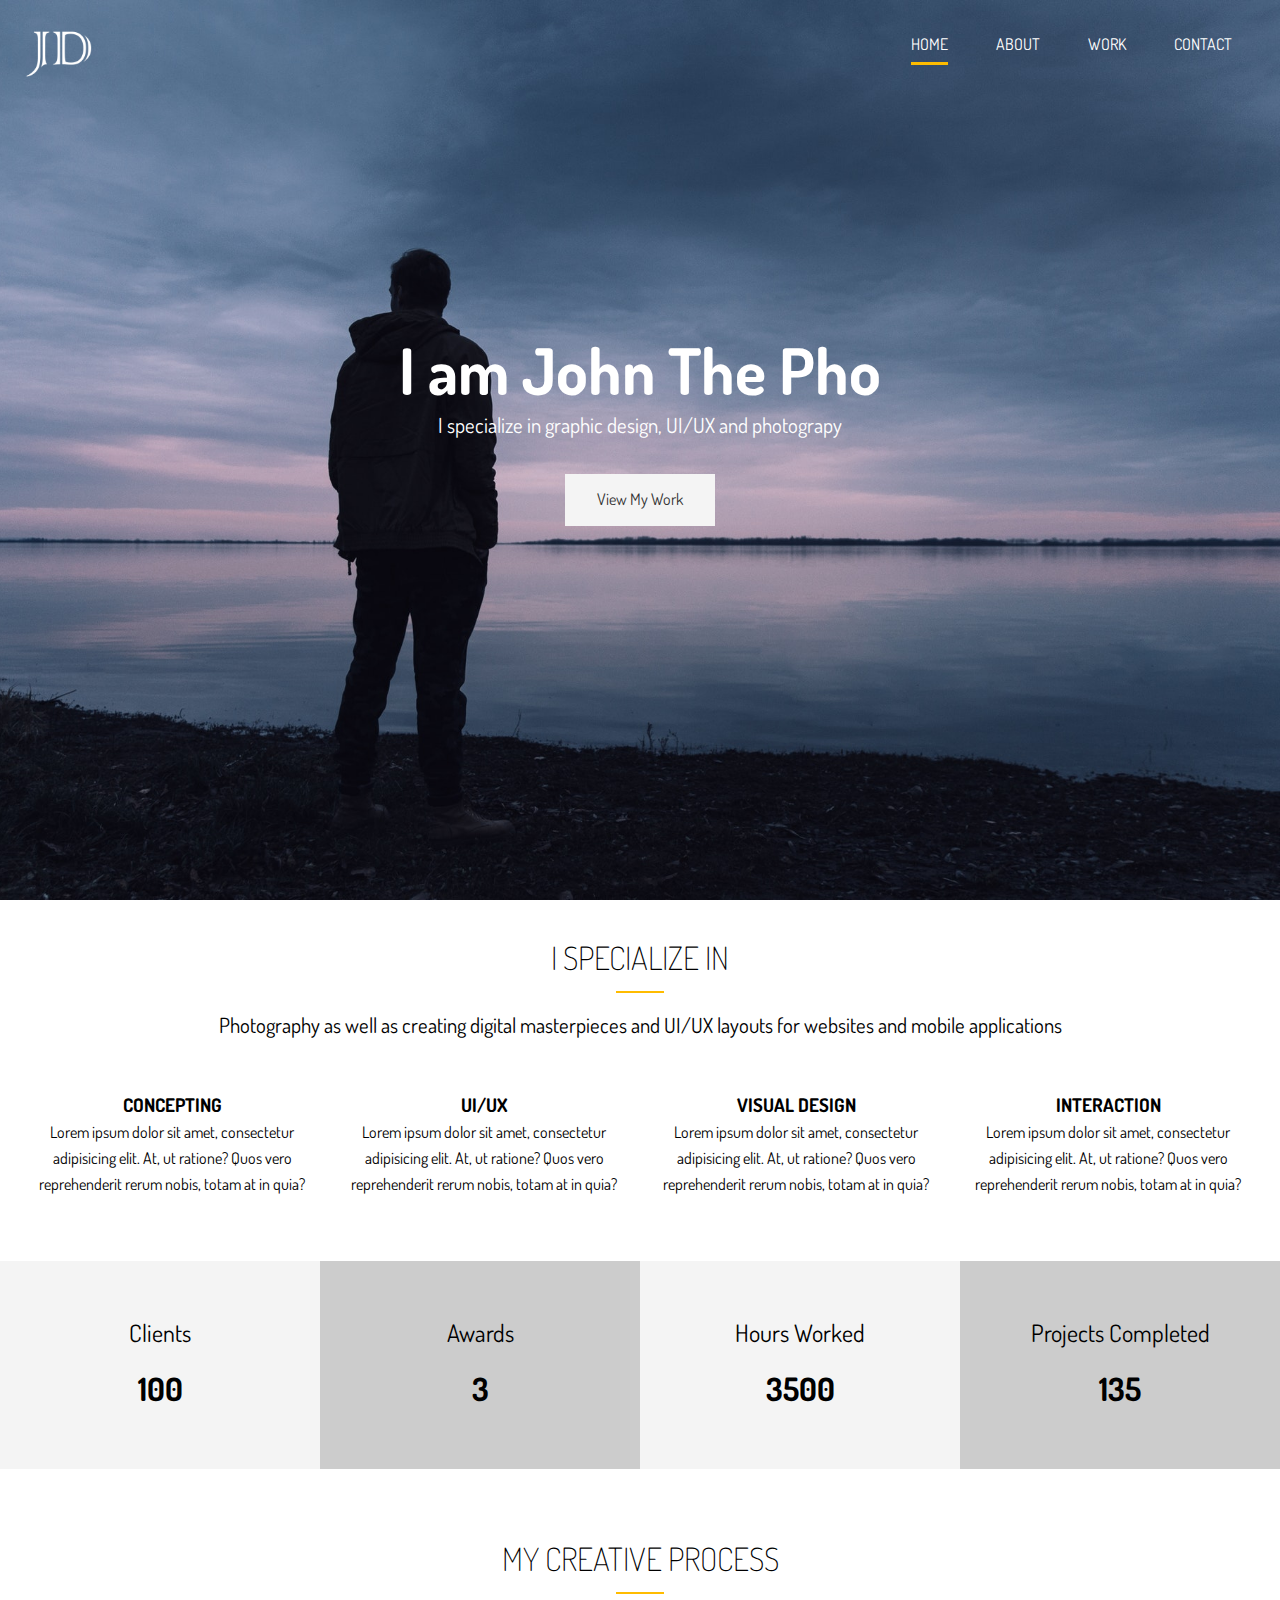
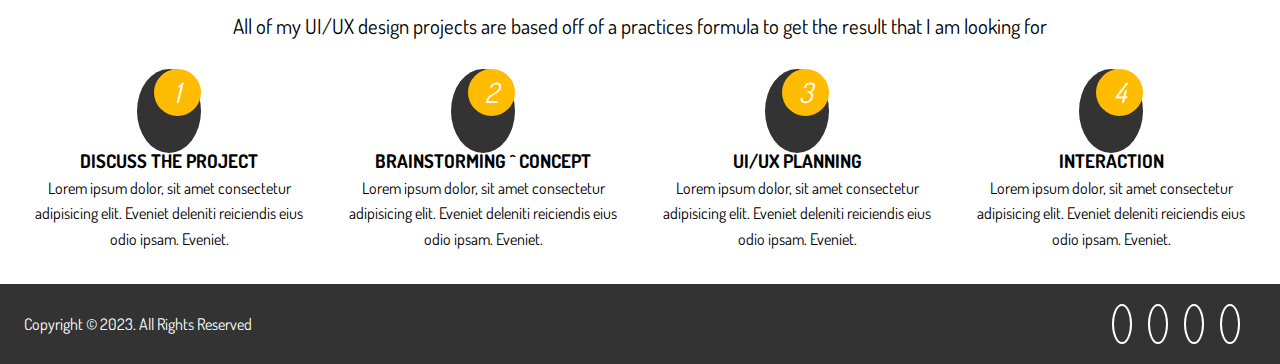
<file: index.html>
<!DOCTYPE html>
<html lang="en">
  <head>
    <meta charset="UTF-8" />
    <meta http-equiv="X-UA-Compatible" content="IE=edge" />
    <meta name="viewport" content="width=device-width, initial-scale=1.0" />
    <link
      rel="stylesheet"
      href="https://cdnjs.cloudflare.com/ajax/libs/font-awesome/6.2.1/css/all.min.css"
      integrity="sha512-MV7K8+y+gLIBoVD59lQIYicR65iaqukzvf/nwasF0nqhPay5w/9lJmVM2hMDcnK1OnMGCdVK+iQrJ7lzPJQd1w=="
      crossorigin="anonymous"
      referrerpolicy="no-referrer"
    />
    <link rel="preconnect" href="https://fonts.googleapis.com" />
    <link rel="preconnect" href="https://fonts.gstatic.com" crossorigin />
    <link
      href="https://fonts.googleapis.com/css2?family=Dosis:wght@400;700&display=swap"
      rel="stylesheet"
    />
    <link rel="stylesheet" href="css/style.css" />
    <script src="js/typewriter.js" defer></script>
    <title>John Doe | UI/UX Designer & Photographer</title>
  </head>
  <body>
    <!-- header -->
    <header id="header-home">
      <div class="container">
        <nav id="main-nav">
          <img src="img/logo.png" alt="My portfolio" id="logo" class="logo" />
          <ul>
            <li><a href="index.html" class="current">Home</a></li>
            <li><a href="about.html">About</a></li>
            <li><a href="work.html">Work</a></li>
            <li><a href="contact.html">Contact</a></li>
          </ul>
        </nav>
        <div class="header-content">
          <h1>
            I am John The
            <span
              class="txt-type"
              data-wait="3000"
              data-words='["Photographer","Designer", "UI/UX Dev"]'
            ></span>
          </h1>
          <p class="lead">
            I specialize in graphic design, UI/UX and photograpy
          </p>
          <a href="work.html" class="btn-light">View My Work</a>
        </div>
      </div>
    </header>
    <!-- Section A: Specialize -->
    <section id="home-a" class="text-center py-2">
      <div class="container">
        <h2 class="section-title">I Specialize in</h2>
        <div class="bottom-line"></div>
        <p class="lead">
          Photography as well as creating digital masterpieces and UI/UX layouts
          for websites and mobile applications
        </p>
        <div class="specials">
          <div>
            <i class="fas fa-file-alt fa-2x"></i>
            <h3>Concepting</h3>
            <p>
              Lorem ipsum dolor sit amet, consectetur adipisicing elit. At, ut
              ratione? Quos vero reprehenderit rerum nobis, totam at in quia?
            </p>
          </div>
          <div>
            <i class="fas fa-desktop fa-2x"></i>
            <h3>UI/UX</h3>
            <p>
              Lorem ipsum dolor sit amet, consectetur adipisicing elit. At, ut
              ratione? Quos vero reprehenderit rerum nobis, totam at in quia?
            </p>
          </div>
          <div>
            <i class="fas fa-object-ungroup fa-2x"></i>
            <h3>Visual Design</h3>
            <p>
              Lorem ipsum dolor sit amet, consectetur adipisicing elit. At, ut
              ratione? Quos vero reprehenderit rerum nobis, totam at in quia?
            </p>
          </div>
          <div>
            <i class="fas fa-thumbs-up fa-2x"></i>
            <h3>Interaction</h3>
            <p>
              Lorem ipsum dolor sit amet, consectetur adipisicing elit. At, ut
              ratione? Quos vero reprehenderit rerum nobis, totam at in quia?
            </p>
          </div>
        </div>
      </div>
    </section>
    <!-- Section B: Specialize -->
    <section id="home-b" class="text-center py-2">
      <div class="stats">
        <div>
          <ul>
            <li><i class="fas fa-users fa-3x"></i></li>
            <li class="stats-title">Clients</li>
            <li class="stats-number">100</li>
          </ul>
        </div>
        <div>
          <ul>
            <li><i class="fas fa-award fa-3x"></i></li>
            <li class="stats-title">Awards</li>
            <li class="stats-number">3</li>
          </ul>
        </div>
        <div>
          <ul>
            <li><i class="fas fa-hourglass-start fa-3x"></i></li>
            <li class="stats-title">Hours Worked</li>
            <li class="stats-number">3500</li>
          </ul>
        </div>
        <div>
          <ul>
            <li><i class="fas fa-code-branch fa-3x"></i></li>
            <li class="stats-title">Projects Completed</li>
            <li class="stats-number">135</li>
          </ul>
        </div>
      </div>
    </section>
    <!-- Section C: Specialize -->
    <section id="home-c" class="text-center py-2">
      <div class="container">
        <h2 class="section-title">My Creative Process</h2>
        <div class="bottom-line"></div>
        <p class="lead">
          All of my UI/UX design projects are based off of a practices formula
          to get the result that I am looking for
        </p>
        <div class="process">
          <div class="div">
            <i class="fas fa-file-alt fa-4x process-icon my-2">
              <div class="process-step">1</div>
            </i>

            <h3>Discuss The Project</h3>
            <p>
              Lorem ipsum dolor, sit amet consectetur adipisicing elit. Eveniet
              deleniti reiciendis eius odio ipsam. Eveniet.
            </p>
          </div>
          <div class="div">
            <i class="fas fa-desktop fa-4x process-icon my-2">
              <div class="process-step">2</div>
            </i>

            <h3>Brainstorming ^ Concept</h3>
            <p>
              Lorem ipsum dolor, sit amet consectetur adipisicing elit. Eveniet
              deleniti reiciendis eius odio ipsam. Eveniet.
            </p>
          </div>
          <div class="div">
            <i class="fas fa-object-ungroup fa-4x process-icon my-2">
              <div class="process-step">3</div>
            </i>

            <h3>UI/UX Planning</h3>
            <p>
              Lorem ipsum dolor, sit amet consectetur adipisicing elit. Eveniet
              deleniti reiciendis eius odio ipsam. Eveniet.
            </p>
          </div>
          <div class="div">
            <i class="fas fa-thumbs-up fa-4x process-icon my-2">
              <div class="process-step">4</div>
            </i>

            <h3>Interaction</h3>
            <p>
              Lorem ipsum dolor, sit amet consectetur adipisicing elit. Eveniet
              deleniti reiciendis eius odio ipsam. Eveniet.
            </p>
          </div>
        </div>
      </div>
    </section>
    <footer id="main-footer">
      <div class="footer-content container">
        <p>Copyright &copy; 2023. All Rights Reserved</p>
        <div class="social">
          <i class="fab fa-twitter"></i>
          <i class="fab fa-facebook"></i>
          <i class="fab fa-instagram"></i>
          <i class="fab fa-linkedin"></i>
        </div>
      </div>
    </footer>
  </body>
</html>
</file>
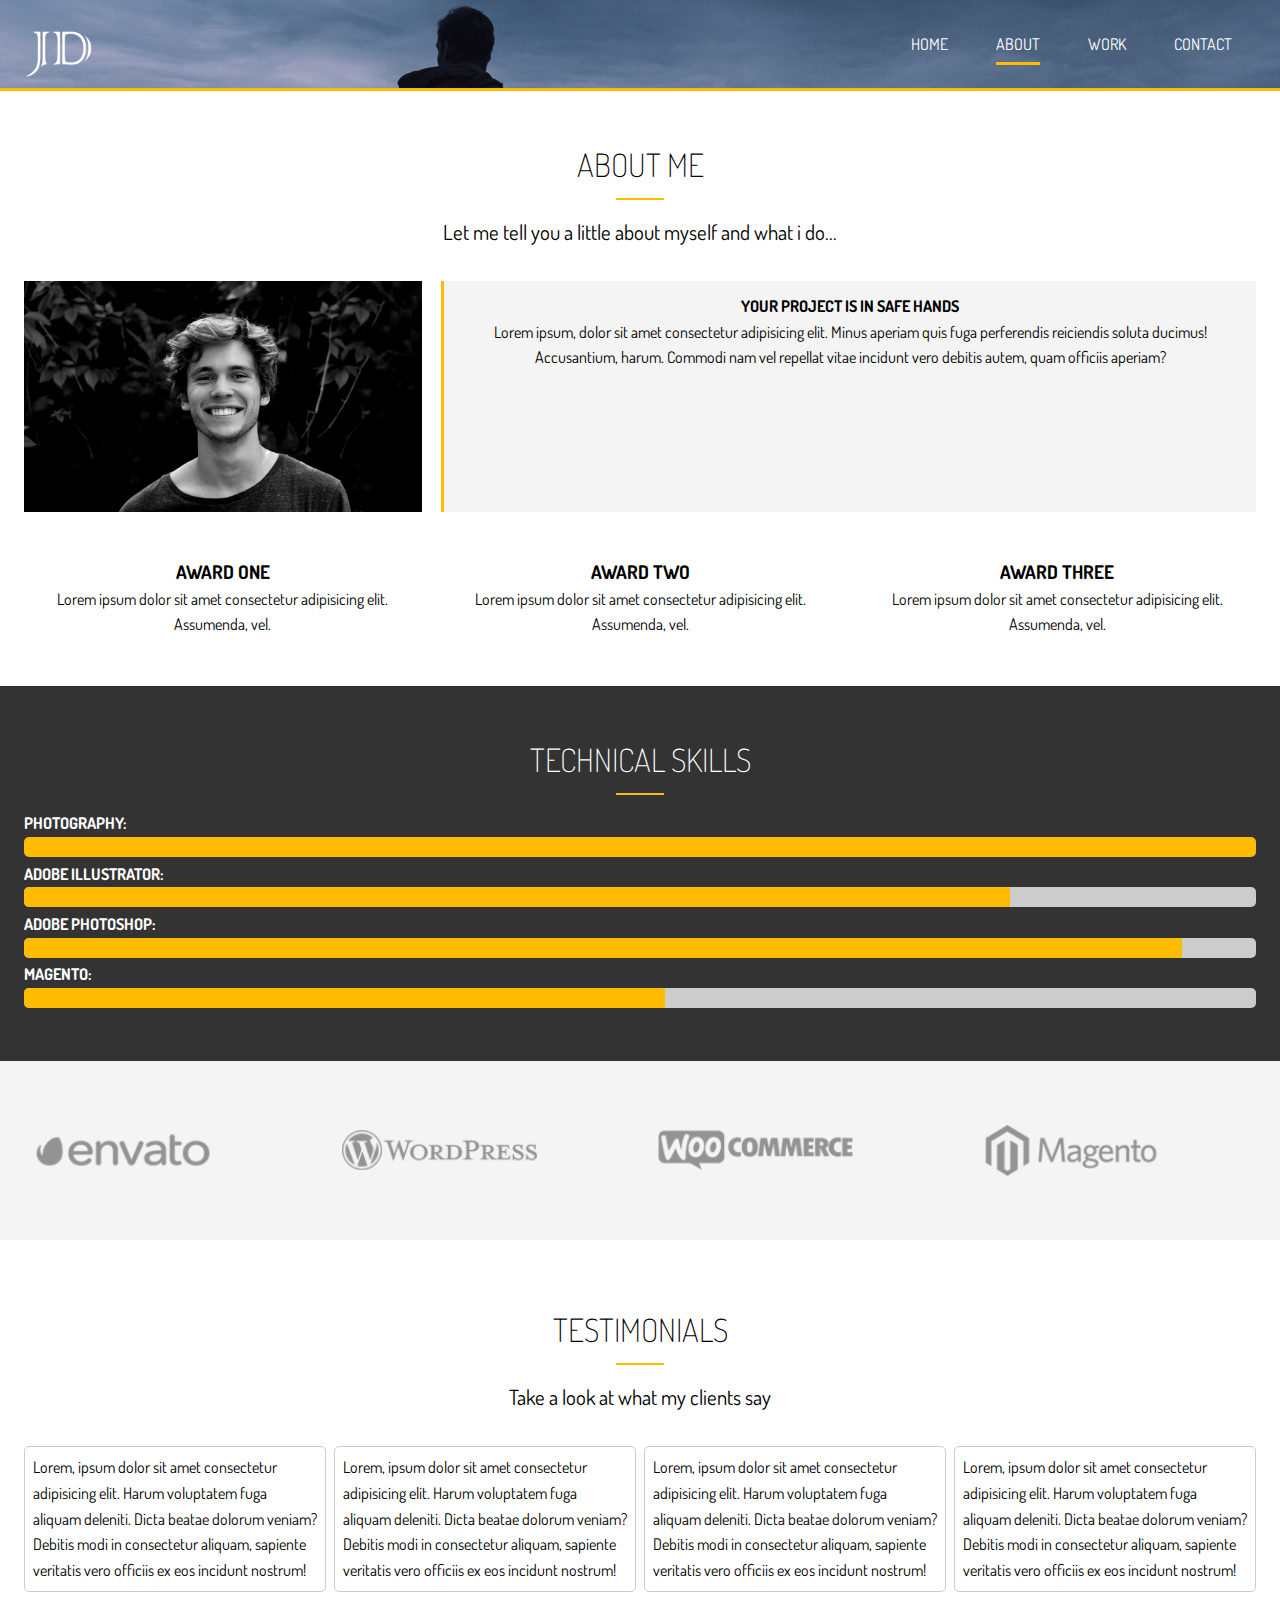
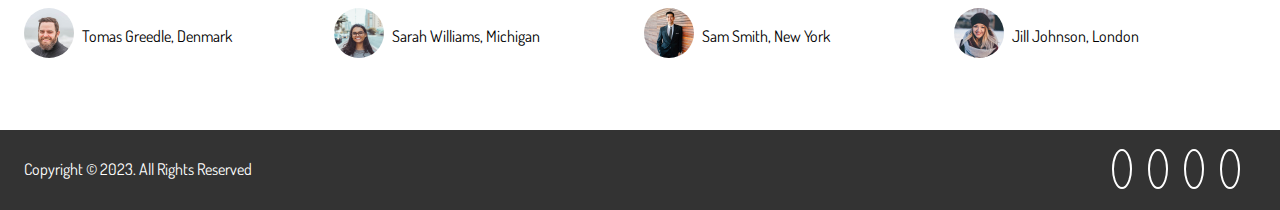
<file: about.html>
<!DOCTYPE html>
<html lang="en">
  <head>
    <meta charset="UTF-8" />
    <meta http-equiv="X-UA-Compatible" content="IE=edge" />
    <meta name="viewport" content="width=device-width, initial-scale=1.0" />
    <link
      rel="stylesheet"
      href="https://cdnjs.cloudflare.com/ajax/libs/font-awesome/6.2.1/css/all.min.css"
      integrity="sha512-MV7K8+y+gLIBoVD59lQIYicR65iaqukzvf/nwasF0nqhPay5w/9lJmVM2hMDcnK1OnMGCdVK+iQrJ7lzPJQd1w=="
      crossorigin="anonymous"
      referrerpolicy="no-referrer"
    />
    <link rel="preconnect" href="https://fonts.googleapis.com" />
    <link rel="preconnect" href="https://fonts.gstatic.com" crossorigin />
    <link
      href="https://fonts.googleapis.com/css2?family=Dosis:wght@400;700&display=swap"
      rel="stylesheet"
    />
    <link rel="stylesheet" href="css/style.css" />
    <title>About Me | UI/UX Designer & Photographer</title>
  </head>
  <body>
    <!-- header -->
    <header id="header-inner">
      <div class="container">
        <nav id="main-nav">
          <img src="img/logo.png" alt="My portfolio" id="logo" class="logo" />
          <ul>
            <li><a href="index.html">Home</a></li>
            <li><a href="about.html" class="current">About</a></li>
            <li><a href="work.html">Work</a></li>
            <li><a href="contact.html">Contact</a></li>
          </ul>
        </nav>
      </div>
    </header>

    <!-- Section A: Info -->
    <section id="about-a" class="text-center py-3">
      <div class="container">
        <h2 class="section-title">About Me</h2>
        <div class="bottom-line"></div>
        <p class="lead">
          Let me tell you a little about myself and what i do...
        </p>
        <div class="about-info">
          <img src="img/about.jpg" alt="" class="bio-image" />
          <div class="bio bg-light">
            <h4>Your Project Is In Safe Hands</h4>
            Lorem ipsum, dolor sit amet consectetur adipisicing elit. Minus
            aperiam quis fuga perferendis reiciendis soluta ducimus!
            Accusantium, harum. Commodi nam vel repellat vitae incidunt vero
            debitis autem, quam officiis aperiam?
          </div>
          <div class="award-1">
            <i class="fas fa-award fa-3x"></i>
            <h3>Award One</h3>
            <p>
              Lorem ipsum dolor sit amet consectetur adipisicing elit.
              Assumenda, vel.
            </p>
          </div>
          <div class="award-2">
            <i class="fas fa-award fa-3x"></i>
            <h3>Award Two</h3>
            <p>
              Lorem ipsum dolor sit amet consectetur adipisicing elit.
              Assumenda, vel.
            </p>
          </div>
          <div class="award-3">
            <i class="fas fa-award fa-3x"></i>
            <h3>Award Three</h3>
            <p>
              Lorem ipsum dolor sit amet consectetur adipisicing elit.
              Assumenda, vel.
            </p>
          </div>
        </div>
      </div>
    </section>

    <!-- Section B: Progress Bars -->
    <section id="about-b" class="bg-dark py-3">
      <div class="container">
        <h2 class="section-title">Technical Skills</h2>
        <div class="bottom-line"></div>
        <h4>Photography:</h4>
        <div class="progress">
          <div style="width: 100%"></div>
        </div>
        <h4>Adobe Illustrator:</h4>
        <div class="progress">
          <div style="width: 80%"></div>
        </div>
        <h4>Adobe Photoshop:</h4>
        <div class="progress">
          <div style="width: 94%"></div>
        </div>
        <h4>Magento:</h4>
        <div class="progress">
          <div style="width: 52%"></div>
        </div>
      </div>
    </section>

    <!-- Section C: Logos -->
    <section id="about-c" class="py-4 bg-light">
      <div class="container">
        <div class="about-logos">
          <img src="img/about-logos/logo-envato.png" alt="" />
          <img src="img/about-logos/logo-wordpress.png" alt="" />
          <img src="img/about-logos/logo-woocommerce.png" alt="" />
          <img src="img/about-logos/logo-magento.png" alt="" />
        </div>
      </div>
    </section>

    <section id="about-d" class="py-4">
      <div class="container">
        <h2 class="section-title">Testimonials</h2>
        <div class="bottom-line"></div>
        <p class="lead text-center">Take a look at what my clients say</p>
        <div class="testimonials">
          <div>
            <p>
              Lorem, ipsum dolor sit amet consectetur adipisicing elit. Harum
              voluptatem fuga aliquam deleniti. Dicta beatae dolorum veniam?
              Debitis modi in consectetur aliquam, sapiente veritatis vero
              officiis ex eos incidunt nostrum!
            </p>
            <ul>
              <li><img src="img/testimonials/person1.jpg" alt="" /></li>
              <li>Tomas Greedle, Denmark</li>
            </ul>
          </div>
          <div>
            <p>
              Lorem, ipsum dolor sit amet consectetur adipisicing elit. Harum
              voluptatem fuga aliquam deleniti. Dicta beatae dolorum veniam?
              Debitis modi in consectetur aliquam, sapiente veritatis vero
              officiis ex eos incidunt nostrum!
            </p>
            <ul>
              <li><img src="img/testimonials/person2.jpg" alt="" /></li>
              <li>Sarah Williams, Michigan</li>
            </ul>
          </div>
          <div>
            <p>
              Lorem, ipsum dolor sit amet consectetur adipisicing elit. Harum
              voluptatem fuga aliquam deleniti. Dicta beatae dolorum veniam?
              Debitis modi in consectetur aliquam, sapiente veritatis vero
              officiis ex eos incidunt nostrum!
            </p>
            <ul>
              <li><img src="img/testimonials/person3.jpg" alt="" /></li>
              <li>Sam Smith, New York</li>
            </ul>
          </div>
          <div>
            <p>
              Lorem, ipsum dolor sit amet consectetur adipisicing elit. Harum
              voluptatem fuga aliquam deleniti. Dicta beatae dolorum veniam?
              Debitis modi in consectetur aliquam, sapiente veritatis vero
              officiis ex eos incidunt nostrum!
            </p>
            <ul>
              <li><img src="img/testimonials/person4.jpg" alt="" /></li>
              <li>Jill Johnson, London</li>
            </ul>
          </div>
        </div>
      </div>
    </section>

    <!-- Footer -->
    <footer id="main-footer">
      <div class="footer-content container">
        <p>Copyright &copy; 2023. All Rights Reserved</p>
        <div class="social">
          <i class="fab fa-twitter"></i>
          <i class="fab fa-facebook"></i>
          <i class="fab fa-instagram"></i>
          <i class="fab fa-linkedin"></i>
        </div>
      </div>
    </footer>
  </body>
</html>
</file>
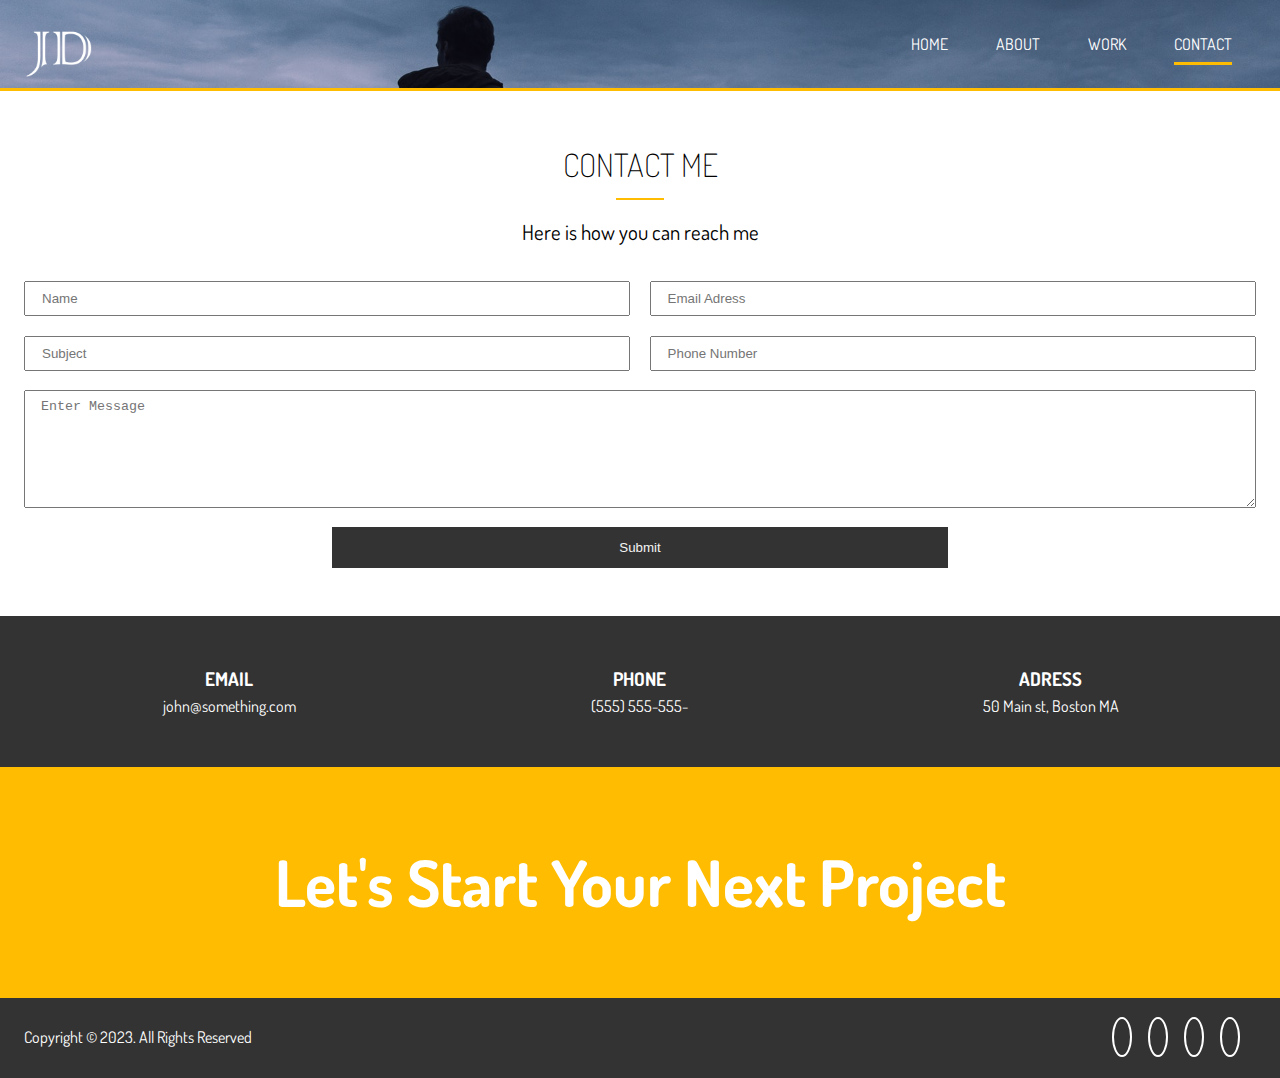
<file: contact.html>
<!DOCTYPE html>
<html lang="en">
  <head>
    <meta charset="UTF-8" />
    <meta http-equiv="X-UA-Compatible" content="IE=edge" />
    <meta name="viewport" content="width=device-width, initial-scale=1.0" />
    <link
      rel="stylesheet"
      href="https://cdnjs.cloudflare.com/ajax/libs/font-awesome/6.2.1/css/all.min.css"
      integrity="sha512-MV7K8+y+gLIBoVD59lQIYicR65iaqukzvf/nwasF0nqhPay5w/9lJmVM2hMDcnK1OnMGCdVK+iQrJ7lzPJQd1w=="
      crossorigin="anonymous"
      referrerpolicy="no-referrer"
    />
    <link rel="preconnect" href="https://fonts.googleapis.com" />
    <link rel="preconnect" href="https://fonts.gstatic.com" crossorigin />
    <link
      href="https://fonts.googleapis.com/css2?family=Dosis:wght@400;700&display=swap"
      rel="stylesheet"
    />
    <link rel="stylesheet" href="css/style.css" />
    <title>Contact Me | UI/UX Designer & Photographer</title>
  </head>
  <body>
    <!-- header -->
    <header id="header-inner">
      <div class="container">
        <nav id="main-nav">
          <img src="img/logo.png" alt="My portfolio" id="logo" class="logo" />
          <ul>
            <li><a href="index.html">Home</a></li>
            <li><a href="about.html">About</a></li>
            <li><a href="work.html">Work</a></li>
            <li><a href="contact.html" class="current">Contact</a></li>
          </ul>
        </nav>
      </div>
    </header>

    <!-- Section A: Contact Form -->
    <section id="contact-a" class="text-center py-3">
      <div class="container">
        <h2 class="section-title">Contact Me</h2>
        <div class="bottom-line"></div>
        <p class="lead">Here is how you can reach me</p>

        <form>
          <div class="text-fields">
            <input
              class="text-input name-input"
              type="text"
              placeholder="Name"
            />
            <input
              class="text-input subject-input"
              type="text"
              placeholder="Subject"
            />
            <input
              class="text-input email-input"
              type="email"
              placeholder="Email Adress"
            />
            <input
              class="text-input phone-input"
              type="text"
              placeholder="Phone Number"
            />
            <textarea
              class="text-input message-input"
              placeholder="Enter Message"
            ></textarea>
          </div>
          <button type="submit" class="btn-dark">Submit</button>
        </form>
      </div>
    </section>

    <!-- Section B: Contact Info -->
    <section id="contact-b" class="py-3 bg-dark">
      <div class="container">
        <div class="contact-info">
          <div>
            <i class="fas fa-envelope fa-2x"></i>
            <h3>Email</h3>
            <p>john@something.com</p>
          </div>
          <div>
            <i class="fas fa-phone fa-2x"></i>
            <h3>Phone</h3>
            <p>(555) 555-555-</p>
          </div>
          <div>
            <i class="fas fa-address-card fa-2x"></i>
            <h3>Adress</h3>
            <p>50 Main st, Boston MA</p>
          </div>
        </div>
      </div>
    </section>

    <!-- Section C: Tagline-->
    <section id="contact-c" class="bg-main py-4">
      <div class="container">
        <h1>Let's Start Your Next Project</h1>
      </div>
    </section>
    <!-- Footer -->
    <footer id="main-footer">
      <div class="footer-content container">
        <p>Copyright &copy; 2023. All Rights Reserved</p>
        <div class="social">
          <i class="fab fa-twitter"></i>
          <i class="fab fa-facebook"></i>
          <i class="fab fa-instagram"></i>
          <i class="fab fa-linkedin"></i>
        </div>
      </div>
    </footer>
  </body>
</html>
</file>
<file: css/style.css>
.container {
  max-width: 1280px;
  padding: 0 1.5rem;
  margin: auto;
  overflow: hidden;
}

.text-center {
  text-align: center;
}

.btn-dark, .btn-light, .btn-main {
  display: inline-block;
  padding: 0.8rem 2rem;
  transition: all 0.5s;
  border: none;
  cursor: pointer;
}

.btn-main {
  color: #333;
  background-color: #ffbc00;
}
.btn-light {
  color: #333;
  background-color: #f4f4f4;
}
.btn-dark {
  color: #f4f4f4;
  background-color: #333;
}

button[class^=btn-]:hover,
a[class^=btn-]:hover,
input[class^=btn-]:hover {
  background-color: #ffbc00;
}

.bg-main {
  background-color: #ffbc00;
  color: #fff;
}
.bg-dark {
  background-color: #333;
  color: #fff;
}
.bg-light {
  background-color: #f4f4f4;
  color: #000;
}
.bg-medium {
  background-color: #ccc;
  color: #000;
}

.lead {
  font-size: 1.3rem;
  margin-bottom: 2rem;
}

.text-center {
  text-align: center;
}

.py-1 {
  padding: 1rem 0;
}
.py-2 {
  padding: 2rem 0;
}
.py-3 {
  padding: 3rem 0;
}
.py-4 {
  padding: 4rem 0;
}

.my-1 {
  margin: 1rem 0;
}
.my-2 {
  margin: 2rem 0;
}
.my-3 {
  margin: 3rem 0;
}
.my-4 {
  margin: 4rem 0;
}

.section-title {
  font-size: 2rem;
  display: block;
  padding-bottom: 0.5rem;
  text-align: center;
  font-weight: 100;
  text-transform: uppercase;
}

.bottom-line {
  height: 2px;
  width: 3rem;
  background-color: #ffbc00;
  display: block;
  margin: 0 auto 1rem auto;
}

.items {
  display: grid;
  grid-template-columns: repeat(3, 1fr);
  box-shadow: 0 5px 10px 0 rgba(0, 0, 0, 0.3);
}

.item {
  position: relative;
  background-color: #ffbc00;
  overflow: hidden;
}
.item:after {
  content: "";
  position: absolute;
  display: block;
  background: inherit;
  opacity: 0.9;
  top: 0;
  left: 0;
  width: 100%;
  height: 100%;
  transform: scale(2) translateX(-75%) translateX(-75%) rotate(-28deg);
  transition: transform 3s cubic-bezier(0.2, 1, 0.3, 1);
}
.item:hover:after {
  transform: scale(2) translateX(0) translateX(0) rotate(-28deg);
}
.item:hover .item-image {
  transform: scale(1.2);
}
.item:hover .item-text {
  opacity: 1;
  transform: translateY(0);
}
.item-image {
  height: auto;
  display: block;
  transform: translateZ(0);
  transition: transform 750ms cubic-bezier(0.2, 1, 0.3, 1);
}
.item-image:before {
  content: "";
  display: block;
  padding-top: 75%;
  overflow: hidden;
}
.item-image img {
  position: absolute;
  top: 0;
  left: 0;
  width: 100%;
  height: auto;
  line-height: 0;
}
.item-text {
  position: absolute;
  top: 0;
  left: 0;
  bottom: 0;
  right: 0;
  opacity: 0;
  z-index: 1;
  color: #fff;
  transform: translateY(-20%);
  transition: opacity 500ms cubic-bezier(0.2, 1, 0.3, 1), transform 500ms cubic-bezier(0.2, 1, 0.3, 1);
  transition-delay: 300ms;
}
.item-text-wrap {
  width: 100%;
  position: absolute;
  width: 100%;
  top: 50%;
  transform: translateY(-50%);
}
.item-text-title {
  font-size: 2rem;
  padding: 0 1rem;
  margin: 5px 0 0 0;
}
.item-text-category {
  text-transform: uppercase;
  font-size: 1.2rem;
  opacity: 0.7;
  margin: 0;
}

* {
  margin: 0;
  padding: 0;
}

body {
  font-family: "Dosis", sans-serif;
  line-height: 1.6;
  background-color: #fff;
}

a {
  text-decoration: none;
  color: #333;
}

ul {
  list-style: none;
}

h2,
h3,
h4 {
  text-transform: uppercase;
}

img {
  width: 100%;
}

#logo {
  width: 70px;
  height: 70px;
  color: #fff;
  text-transform: uppercase;
}

#main-nav {
  display: flex;
  justify-content: space-between;
  padding-top: 1rem;
}
#main-nav ul {
  display: flex;
}
#main-nav li {
  padding: 1rem 1.5rem;
}
#main-nav a {
  text-decoration: none;
  color: #fff;
  text-transform: uppercase;
  border-bottom: 3px transparent solid;
  padding-bottom: 0.5rem;
  transition: border-color 0.5s;
}
#main-nav a:hover {
  border-color: #ccc;
}
#main-nav a.current {
  border-color: #ffbc00;
}

#header-home {
  background: url("../img/showcase.jpg") no-repeat center right/cover;
  height: 100vh;
  color: #fff;
}
#header-home .header-content {
  text-align: center;
  padding-top: 20%;
}
#header-home .header-content h1 {
  font-size: 4rem;
  line-height: 1.2;
}
#header-inner {
  background: url("../img/showcase.jpg") no-repeat 20% 30%/cover;
  height: 5.5rem;
  border-bottom: 3px solid #ffbc00;
}

#home {
  /* Home Section C */
}
#home-a .specials {
  margin-top: 3rem;
  display: grid;
  gap: 1rem;
  grid-template-columns: repeat(4, 1fr);
}
#home-a .specials .fas {
  color: #ffbc00;
  padding-bottom: 0.4rem;
}
#home-b .stats {
  display: grid;
  grid-template-columns: repeat(4, 1fr);
}
#home-b .stats li {
  line-height: 2;
}
#home-b .stats li.stats-title {
  font-size: 1.5rem;
}
#home-b .stats li.stats-number {
  font-size: 2rem;
  font-weight: bold;
}
#home-b .stats div {
  padding: 3rem 0;
}
#home-b .stats div:nth-child(odd) {
  background-color: #f4f4f4;
}
#home-b .stats div:nth-child(even) {
  background-color: #ccc;
}
#home-c .process {
  display: grid;
  grid-template-columns: repeat(4, 1fr);
  gap: 1.5rem;
  text-align: center;
}
#home-c .process-step {
  position: absolute;
  top: 0;
  right: 0;
  font-size: 28px;
  background-color: #ffbc00;
  color: #fff;
  border-radius: 50%;
  height: 15px;
  width: 15px;
  line-height: 15px;
  padding: 1rem;
  transition: all 1s;
  display: flex;
  align-items: center;
  justify-content: center;
}
#home-c .process-icon {
  border-radius: 50%;
  background-color: #333;
  color: #fff;
  padding: 2rem;
  height: 70px;
  width: 70px;
  line-height: 70px;
  position: relative;
  transition: all 1s;
}
#home-c .process-icon:hover {
  background-color: #ffbc00;
  width: 90px;
  height: 90px;
  line-height: 90px;
}
#home-c .process-icon:hover .process-step {
  background-color: #333;
  color: #fff;
}

#about-a .about-info {
  display: grid;
  grid-template-areas: "bioimage bio bio" "aw1 aw2 aw3";
  gap: 1.2rem;
}
#about-a .bio-image {
  grid-area: bioimage;
}
#about-a .bio {
  grid-area: bio;
  border-left: 3px solid #ffbc00;
  padding: 0.8rem;
}
#about-a .award-1 {
  grid-area: aw1;
}
#about-a .award-2 {
  grid-area: aw2;
}
#about-a .award-3 {
  grid-area: aw3;
}
#about-a .award-1 .fas,
#about-a .award-2 .fas,
#about-a .award-3 .fas {
  color: #ffbc00;
  margin: 1rem;
}
#about-b .progress {
  overflow: hidden;
  height: 20px;
  background-color: #ccc;
  border-radius: 5px;
  margin-bottom: 0.3rem;
}
#about-b .progress div {
  height: 100%;
  color: #fff;
  text-align: center;
  background-color: #ffbc00;
}
#about-c .about-logos {
  display: grid;
  grid-template-columns: repeat(4, 1fr);
  gap: 2rem;
}
#about-c .about-logos img {
  width: 70%;
}
#about-d .testimonials {
  display: grid;
  grid-template-columns: repeat(4, 1fr);
  gap: 0.5rem;
}
#about-d .testimonials ul {
  list-style: none;
  margin-top: 1rem;
  display: flex;
  align-items: center;
}
#about-d .testimonials p {
  border: 1px solid #ccc;
  border-radius: 5px;
  padding: 0.5rem;
}
#about-d .testimonials img {
  width: 50px;
  height: 50px;
  border-radius: 50%;
  margin-right: 0.5rem;
}

#contact-a .text-fields {
  display: grid;
  grid-template-areas: "name email" "subject phone" "message message";
  gap: 1.2rem;
  margin-bottom: 1.2rem;
}
#contact-a .text-fields .name-input {
  grid-area: name;
}
#contact-a .text-fields .email-input {
  grid-area: email;
}
#contact-a .text-fields .subject-input {
  grid-area: subject;
}
#contact-a .text-fields .phone-input {
  grid-area: phone;
}
#contact-a .text-fields .message-input {
  grid-area: message;
  height: 100px;
}
#contact-a .text-fields .text-input {
  padding: 0.5rem 1rem;
}
#contact-a button[type=submit] {
  width: 50%;
}
#contact-b .contact-info {
  display: grid;
  grid-template-columns: repeat(3, 1fr);
  text-align: center;
}
#contact-c h1 {
  text-align: center;
  font-size: 4rem;
}

#main-footer {
  background-color: #333;
  color: #fff;
  height: 5rem;
}
#main-footer .footer-content {
  display: flex;
  justify-content: space-between;
  height: 100%;
  align-items: center;
}
#main-footer .footer-content .social .fab {
  margin-right: 1rem;
  border: 2px solid #fff;
  border-radius: 50%;
  height: 20px;
  width: 20px;
  line-height: 20px;
  text-align: center;
  padding: 0.5rem;
}
#main-footer .footer-content .social .fab:hover {
  background-color: #ffbc00;
}

@media (max-width: 800px) {
  #header-home {
    height: 30rem;
  }
  #header-home .header-content {
    padding-top: 5rem;
  }
}
@media (max-width: 500px) {
  #main-nav {
    flex-direction: column;
    align-items: center;
  }
  #main-nav li {
    padding: 1rem;
  }
  #header-home {
    height: 10rem;
    border-bottom: 3px solid #ffbc00;
    background-position: 20% 30%;
  }
  #header-home .header-content {
    display: none;
  }
  #header-inner {
    height: 10rem;
  }
  #home-a .specials,
#home-b .stats,
#home-c .process,
#about-d .testimonials,
#contact-b .contact-info,
.items {
    grid-template-columns: 1fr;
  }
  #home-a .specials div {
    border-bottom: 1px dotted #f4f4f4;
    padding-bottom: 1rem;
  }
  #home-a .specials div:last-child {
    border: none;
    padding-bottom: 0;
  }
  #home-b .stats div {
    padding: 2rem 1rem;
  }
  #about-a .about-info {
    grid-template-areas: "bioimage" "bio" "aw1" "aw2" "aw3";
  }
  #about-c {
    display: none;
  }
  #contact-a .text-fields {
    grid-template-areas: "name" "subject" "email" "phone" "message";
  }
  #contact-b div {
    margin-bottom: 1rem;
    padding-bottom: 1rem;
    border-bottom: 1px solid #555;
  }
  #contact-b div:last-child {
    border: none;
    margin-bottom: 0;
    padding-bottom: 0;
  }
  #contact-c h1 {
    font-size: 2rem;
  }
  #main-footer {
    height: 7rem;
  }
  #main-footer .footer-content {
    flex-direction: column;
    padding: 1rem;
    height: 5rem;
  }
}
@media (max-height: 330px) {
  #header-home .header-content h1 {
    font-size: 2rem;
  }
}/*# sourceMappingURL=style.css.map */
</file>
